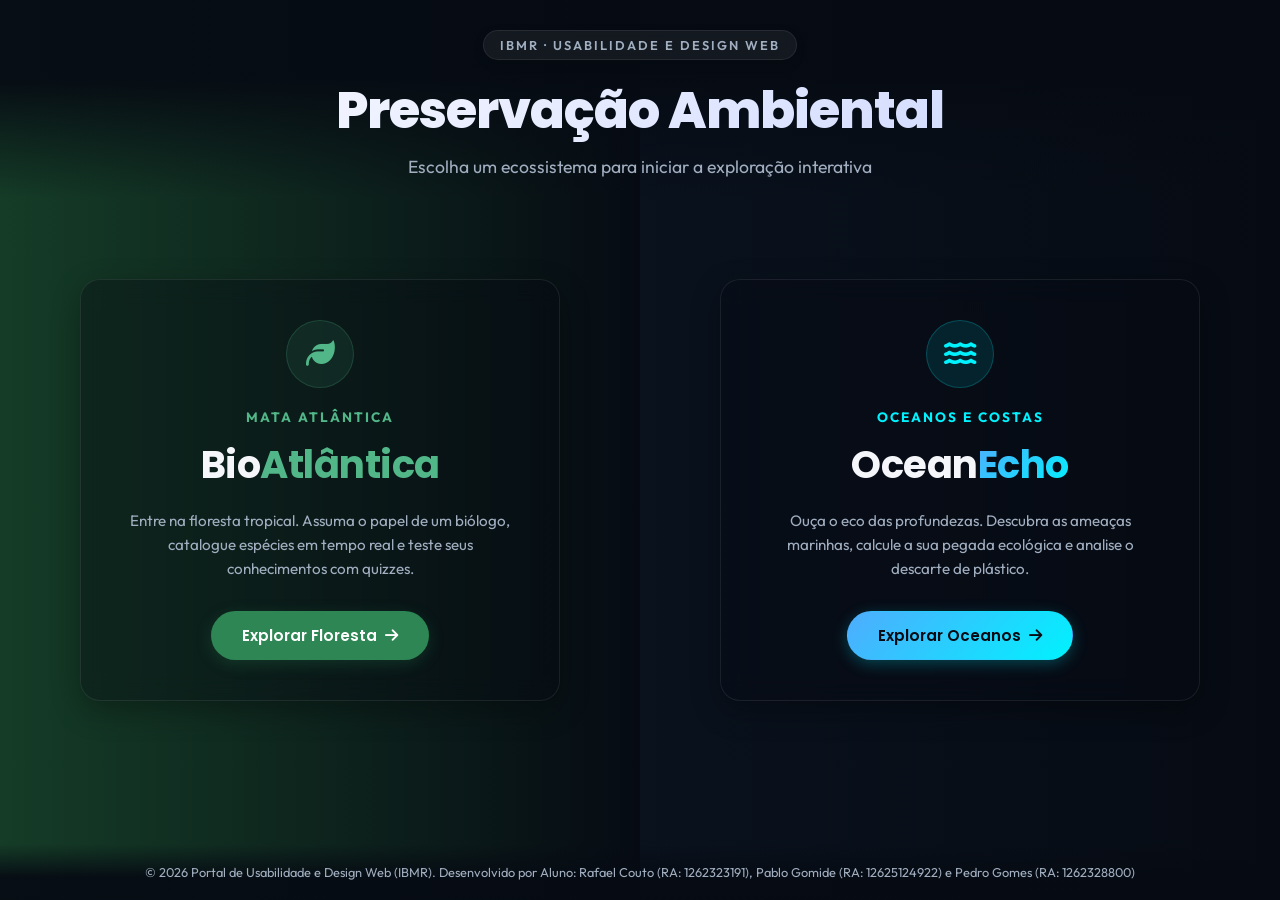
<file: index.html>
<!DOCTYPE html>
<html lang="pt-BR">
<head>
    <meta charset="UTF-8">
    <meta name="viewport" content="width=device-width, initial-scale=1.0">
    <meta name="description" content="Portal de Conscientização Ecológica - Escolha entre explorar a Mata Atlântica ou o impacto humano nos oceanos.">
    <title>Portal Ecológico: Explore & Preserve</title>
    <!-- fontes do Google -->
    <link rel="preconnect" href="https://fonts.googleapis.com">
    <link rel="preconnect" href="https://fonts.gstatic.com" crossorigin>
    <link href="https://fonts.googleapis.com/css2?family=Outfit:wght@300;400;600;800&family=Poppins:wght@400;600;700&display=swap" rel="stylesheet">
    <!-- ícones do Font Awesome -->
    <link rel="stylesheet" href="https://cdnjs.cloudflare.com/ajax/libs/font-awesome/6.4.0/css/all.min.css">
    <!-- estilo desta página -->
    <link rel="stylesheet" href="portal.css">
</head>
<body>

    <main class="portal-container">
        
        <!-- cabeçalho central do portal -->
        <header class="portal-header">
            <div class="academic-badge">
                <span>IBMR · Usabilidade e Design Web</span>
            </div>
            <h1 class="portal-main-title">Preservação Ambiental</h1>
            <p class="portal-subtitle">Escolha um ecossistema para iniciar a exploração interativa</p>
        </header>

        <!-- tela dividida em duas partes -->
        <div class="split-wrapper">

            <!-- lado esquerdo, BioAtlântica -->
            <a href="bioatlantica.html" class="split-side forest" id="side-forest">
                <div class="bg-image"></div>
                <div class="overlay"></div>
                <div class="side-content">
                    <div class="icon-badge">
                        <i class="fa-solid fa-leaf"></i>
                    </div>
                    <span class="side-category">Mata Atlântica</span>
                    <h2 class="side-title">Bio<span>Atlântica</span></h2>
                    <p class="side-description">
                        Entre na floresta tropical. Assuma o papel de um biólogo, catalogue espécies em tempo real e teste seus conhecimentos com quizzes.
                    </p>
                    <span class="btn-portal btn-forest">
                        Explorar Floresta <i class="fa-solid fa-arrow-right"></i>
                    </span>
                </div>
            </a>

            <!-- lado direito, OceanEcho -->
            <a href="oceanecho.html" class="split-side ocean" id="side-ocean">
                <div class="bg-image"></div>
                <div class="overlay"></div>
                <div class="side-content">
                    <div class="icon-badge">
                        <i class="fa-solid fa-water"></i>
                    </div>
                    <span class="side-category">Oceanos e Costas</span>
                    <h2 class="side-title">Ocean<span>Echo</span></h2>
                    <p class="side-description">
                        Ouça o eco das profundezas. Descubra as ameaças marinhas, calcule a sua pegada ecológica e analise o descarte de plástico.
                    </p>
                    <span class="btn-portal btn-ocean">
                        Explorar Oceanos <i class="fa-solid fa-arrow-right"></i>
                    </span>
                </div>
            </a>

        </div>

        <!-- rodapé -->
        <footer class="portal-footer">
            <p>&copy; 2026 Portal de Usabilidade e Design Web (IBMR). Desenvolvido por Aluno: Rafael Couto (RA: 1262323191), Pablo Gomide (RA: 12625124922) e Pedro Gomes (RA: 1262328800)</p>
        </footer>

    </main>

</body>
</html>
</file>
<file: portal.css>
/* cores principais usadas no portal e reset básico */
:root {
    --forest-primary: #1a4d2e;
    --forest-accent: #52b788;
    --forest-bright: #2d8653;
    --ocean-primary: #060b13;
    --ocean-accent: #00f2fe;
    --ocean-bright: #4facfe;
    --text-light: #f5f6fa;
    --text-muted: #a0aec0;
    --glass-bg: rgba(255, 255, 255, 0.03);
    --glass-border: rgba(255, 255, 255, 0.08);
    --font-outfit: 'Outfit', sans-serif;
    --font-poppins: 'Poppins', sans-serif;
}

* {
    margin: 0;
    padding: 0;
    box-sizing: border-box;
}

body {
    background-color: #060b13;
    color: var(--text-light);
    font-family: var(--font-outfit);
    overflow-x: hidden;
    min-height: 100vh;
    display: flex;
    flex-direction: column;
}

/* layout geral da página */
.portal-container {
    min-height: 100vh;
    display: flex;
    flex-direction: column;
    position: relative;
    z-index: 1;
}

/* cabeçalho do portal e os textos dele */
.portal-header {
    text-align: center;
    padding: 30px 20px 20px;
    z-index: 10;
    pointer-events: none;
    position: absolute;
    top: 0;
    left: 0;
    width: 100%;
    background: linear-gradient(to bottom, rgba(6, 11, 19, 0.95) 40%, rgba(6, 11, 19, 0));
}

.academic-badge {
    display: inline-block;
    background: rgba(255, 255, 255, 0.06);
    border: 1px solid var(--glass-border);
    backdrop-filter: blur(10px);
    -webkit-backdrop-filter: blur(10px);
    padding: 6px 16px;
    border-radius: 30px;
    font-size: 0.8rem;
    font-weight: 600;
    letter-spacing: 2px;
    text-transform: uppercase;
    color: var(--text-muted);
    margin-bottom: 12px;
    box-shadow: 0 4px 12px rgba(0, 0, 0, 0.1);
}

.portal-main-title {
    font-size: clamp(2rem, 4vw, 3.2rem);
    font-family: var(--font-poppins);
    font-weight: 800;
    margin-bottom: 6px;
    letter-spacing: -1px;
    background: linear-gradient(135deg, #ffffff, #c7d2fe);
    -webkit-background-clip: text;
    -webkit-text-fill-color: transparent;
}

.portal-subtitle {
    font-size: clamp(0.9rem, 2vw, 1.1rem);
    color: var(--text-muted);
    font-weight: 400;
}

/* a tela dividida em duas partes e as animações dela */
.split-wrapper {
    display: flex;
    flex: 1;
    width: 100%;
    min-height: 100vh;
}

.split-side {
    position: relative;
    flex: 1;
    display: flex;
    align-items: center;
    justify-content: center;
    text-decoration: none;
    color: var(--text-light);
    overflow: hidden;
    transition: flex 0.6s cubic-bezier(0.25, 1, 0.5, 1);
}

.split-side .bg-image {
    position: absolute;
    inset: 0;
    background-size: cover;
    background-position: center;
    transition: transform 0.8s cubic-bezier(0.25, 1, 0.5, 1), filter 0.8s;
    filter: scale(1.02) grayscale(20%) brightness(0.65);
}

/* imagem de fundo de cada lado */
.split-side.forest .bg-image {
    background-image: url('https://images.pexels.com/photos/957024/pexels-photo-957024.jpeg?auto=compress&cs=tinysrgb&w=1200&q=80');
}

.split-side.ocean .bg-image {
    background-image: url('https://images.unsplash.com/photo-1518156677180-95a2893f3e9f?auto=format&fit=crop&w=1200&q=80');
}

.split-side .overlay {
    position: absolute;
    inset: 0;
    transition: background 0.6s ease;
}

.split-side.forest .overlay {
    background: linear-gradient(to right, rgba(26, 77, 46, 0.75), rgba(6, 11, 19, 0.65));
}

.split-side.ocean .overlay {
    background: linear-gradient(to left, rgba(6, 11, 19, 0.85), rgba(11, 21, 35, 0.65));
}

/* o que acontece quando o mouse passa por cima */
.split-side:hover {
    flex: 1.35;
}

.split-side:hover .bg-image {
    transform: scale(1.08);
    filter: grayscale(0%) brightness(0.85);
}

/* camada escura que aparece no hover */
.split-side.forest:hover .overlay {
    background: linear-gradient(to bottom, rgba(26, 77, 46, 0.85) 0%, rgba(26, 77, 46, 0.5) 100%);
}

.split-side.ocean:hover .overlay {
    background: linear-gradient(to bottom, rgba(11, 21, 35, 0.9) 0%, rgba(6, 11, 19, 0.5) 100%);
}

/* conteúdo de cada lado, com aquele efeito de vidro */
.side-content {
    position: relative;
    z-index: 5;
    max-width: 480px;
    padding: 40px;
    margin: 100px 20px 20px;
    border-radius: 20px;
    background: rgba(6, 11, 19, 0.35);
    border: 1px solid var(--glass-border);
    backdrop-filter: blur(12px);
    -webkit-backdrop-filter: blur(12px);
    text-align: center;
    display: flex;
    flex-direction: column;
    align-items: center;
    transition: transform 0.6s cubic-bezier(0.25, 1, 0.5, 1), box-shadow 0.6s;
    box-shadow: 0 10px 30px rgba(0, 0, 0, 0.3);
}

.split-side:hover .side-content {
    transform: translateY(-5px);
    box-shadow: 0 15px 40px rgba(0, 0, 0, 0.5);
    border-color: rgba(255, 255, 255, 0.15);
}

.split-side.forest:hover .side-content {
    border-color: rgba(82, 183, 136, 0.3);
    box-shadow: 0 15px 40px rgba(26, 77, 46, 0.3);
}

.split-side.ocean:hover .side-content {
    border-color: rgba(0, 242, 254, 0.3);
    box-shadow: 0 15px 40px rgba(0, 242, 254, 0.25);
}

/* selo redondo com o ícone */
.icon-badge {
    width: 68px;
    height: 68px;
    border-radius: 50%;
    display: flex;
    align-items: center;
    justify-content: center;
    font-size: 1.8rem;
    margin-bottom: 20px;
    transition: transform 0.5s cubic-bezier(0.175, 0.885, 0.32, 1.275);
}

.forest .icon-badge {
    background: rgba(82, 183, 136, 0.1);
    color: var(--forest-accent);
    border: 1px solid rgba(82, 183, 136, 0.2);
}

.ocean .icon-badge {
    background: rgba(0, 242, 254, 0.1);
    color: var(--ocean-accent);
    border: 1px solid rgba(0, 242, 254, 0.2);
}

.split-side:hover .icon-badge {
    transform: scale(1.1) rotate(10deg);
}

/* categoria, título e descrição de cada lado */
.side-category {
    font-size: 0.85rem;
    font-weight: 700;
    text-transform: uppercase;
    letter-spacing: 2px;
    margin-bottom: 10px;
}

.forest .side-category {
    color: var(--forest-accent);
}

.ocean .side-category {
    color: var(--ocean-accent);
}

.side-title {
    font-family: var(--font-poppins);
    font-size: clamp(1.8rem, 3vw, 2.5rem);
    font-weight: 700;
    margin-bottom: 16px;
    letter-spacing: -0.5px;
}

.forest .side-title span {
    color: var(--forest-accent);
}

.ocean .side-title span {
    background: linear-gradient(135deg, var(--ocean-bright), var(--ocean-accent));
    -webkit-background-clip: text;
    -webkit-text-fill-color: transparent;
}

.side-description {
    font-size: 0.95rem;
    line-height: 1.6;
    color: var(--text-muted);
    margin-bottom: 30px;
    text-align: center;
}

/* botões */
.btn-portal {
    display: inline-flex;
    align-items: center;
    gap: 8px;
    padding: 12px 30px;
    font-size: 0.95rem;
    font-weight: 600;
    border-radius: 30px;
    transition: transform 0.2s, box-shadow 0.2s, background 0.2s;
    cursor: pointer;
    font-family: var(--font-poppins);
    border: 1px solid transparent;
}

.btn-forest {
    background: var(--forest-bright);
    color: #fff;
    box-shadow: 0 4px 15px rgba(45, 134, 83, 0.25);
}

.btn-forest:hover {
    background: var(--forest-accent);
    transform: translateY(-2px);
    box-shadow: 0 6px 20px rgba(82, 183, 136, 0.4);
}

.btn-ocean {
    background: linear-gradient(135deg, var(--ocean-bright), var(--ocean-accent));
    color: var(--ocean-primary);
    box-shadow: 0 4px 15px rgba(0, 242, 254, 0.25);
}

.btn-ocean:hover {
    transform: translateY(-2px);
    box-shadow: 0 6px 20px rgba(0, 242, 254, 0.45);
}

/* rodapé do portal */
.portal-footer {
    position: absolute;
    bottom: 0;
    left: 0;
    width: 100%;
    text-align: center;
    padding: 20px;
    font-size: 0.8rem;
    color: var(--text-muted);
    z-index: 10;
    pointer-events: none;
    background: linear-gradient(to top, rgba(6, 11, 19, 0.95) 40%, rgba(6, 11, 19, 0));
}

/* ajustes para telas menores */
@media (max-width: 900px) {
    .split-wrapper {
        flex-direction: column;
    }

    .split-side {
        width: 100%;
        min-height: 50vh;
    }

    .split-side:hover {
        flex: 1.15;
    }

    .side-content {
        margin: 110px 20px 80px;
        padding: 25px;
    }

    .portal-header {
        position: relative;
        background: #060b13;
        padding-bottom: 20px;
    }

    .portal-footer {
        position: relative;
        background: #060b13;
        padding: 20px;
    }
}
</file>
